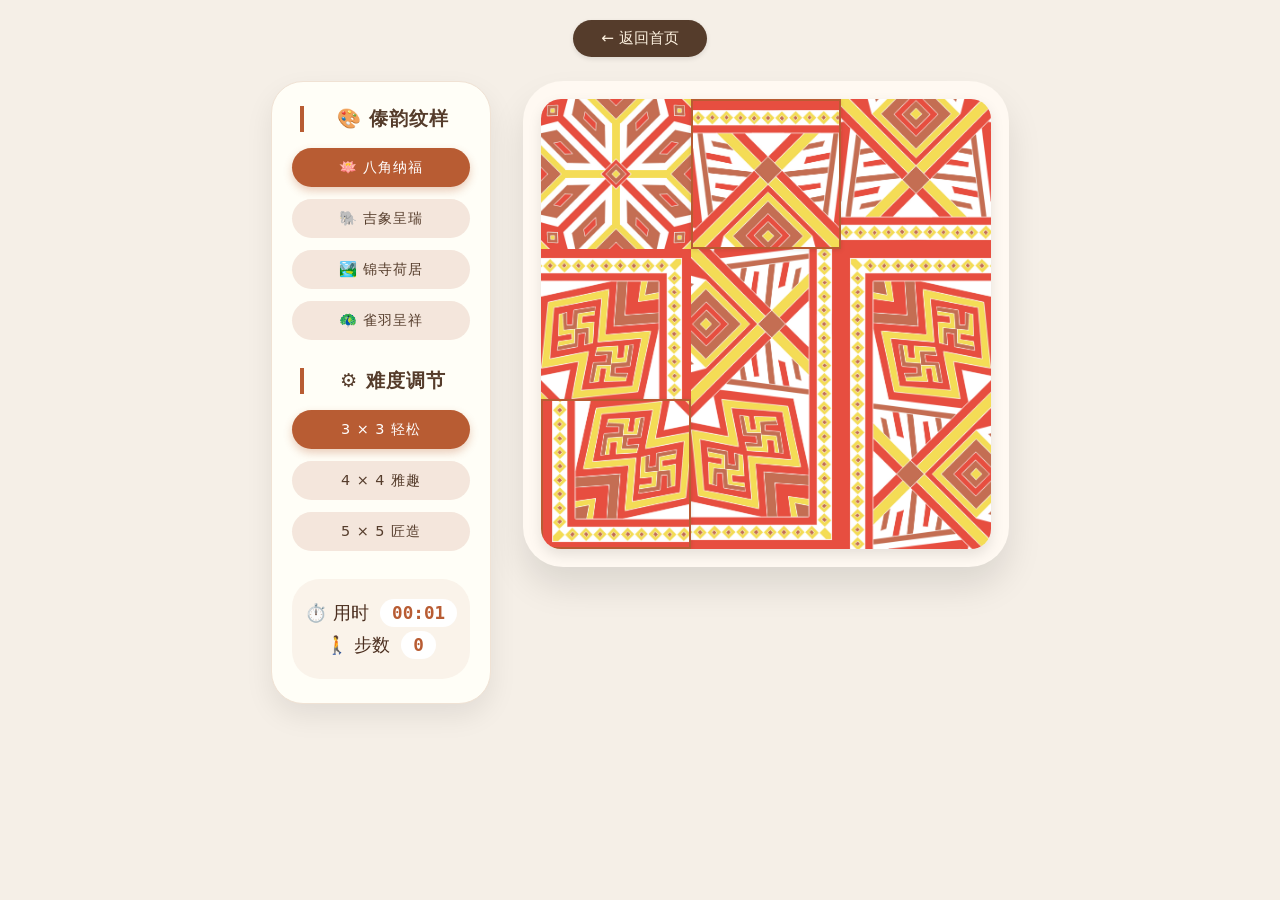
<file: styles.html>
<!DOCTYPE html>
<html lang="zh-CN">
<head>
<meta charset="UTF-8">
<meta name="viewport" content="width=device-width, initial-scale=1.0, user-scalable=no">
<title>傣族织锦纹样拼图游戏 | 纹样灵韵</title>
<style>
    * {
        margin: 0;
        padding: 0;
        box-sizing: border-box;
        font-family: system-ui, 'Segoe UI', 'Microsoft YaHei', 'Noto Sans', sans-serif;
        user-select: none; /* 避免拖拽时选中文字，提升手感 */
    }

    body {
        background: #f5efe7;
        padding: 20px 16px;
        min-height: 100vh;
        display: flex;
        flex-direction: column;
        align-items: center;
    }

    /* 返回首页按钮 */
    .back-home {
        display: inline-block;
        width: fit-content;
        margin-bottom: 24px;
        padding: 8px 28px;
        background: #553c2b;
        color: #fef2e0;
        font-size: 0.95rem;
        text-decoration: none;
        border-radius: 40px;
        transition: all 0.2s ease;
        box-shadow: 0 2px 5px rgba(0,0,0,0.1);
        border: none;
        cursor: pointer;
    }
    .back-home:hover {
        background: #7a4d34;
        transform: translateY(-1px);
    }

    /* 主布局 */
    .main-wrap {
        display: flex;
        justify-content: center;
        align-items: flex-start;
        gap: 32px;
        flex-wrap: wrap;
        max-width: 1250px;
        margin: 0 auto;
    }

    /* 左右控制面板 */
    .ctrl-side {
        background: #fffef7;
        padding: 24px 20px;
        border-radius: 32px;
        box-shadow: 0 12px 28px rgba(0, 0, 0, 0.08);
        width: 220px;
        transition: all 0.2s;
        border: 1px solid #f0e2d4;
    }

    .ctrl-side h4 {
        color: #553c2b;
        font-weight: 600;
        font-size: 1.2rem;
        margin-bottom: 16px;
        text-align: center;
        letter-spacing: 1px;
        border-left: 4px solid #b85c33;
        padding-left: 12px;
        margin-left: 8px;
    }

    .pattern-select, .diff-select {
        display: flex;
        flex-direction: column;
        gap: 12px;
        margin-bottom: 28px;
    }

    .pattern-btn, .diff-btn {
        background: #f4e6dc;
        border: none;
        padding: 10px 12px;
        border-radius: 60px;
        font-size: 0.9rem;
        font-weight: 500;
        color: #553c2b;
        cursor: pointer;
        transition: 0.2s;
        text-align: center;
        letter-spacing: 1px;
    }

    .pattern-btn.active, .diff-btn.active {
        background: #b85c33;
        color: white;
        box-shadow: 0 4px 8px rgba(184, 92, 51, 0.3);
    }

    .pattern-btn:hover, .diff-btn:hover {
        background: #d47c51;
        color: white;
        transform: scale(0.98);
    }

    .status-info {
        text-align: center;
        background: #faf3ea;
        border-radius: 28px;
        padding: 14px 10px;
        margin-top: 8px;
    }
    .status-info div {
        font-size: 1.1rem;
        font-weight: 500;
        color: #4b2e1f;
        margin: 8px 0;
    }
    .status-info span {
        background: white;
        padding: 4px 12px;
        border-radius: 40px;
        font-family: monospace;
        font-weight: bold;
        color: #b85c33;
        margin-left: 6px;
    }

    /* 拼图核心正方形容器 + 特效封装 */
    .puzzle-center {
        background: #fff9f2;
        padding: 18px;
        border-radius: 40px;
        box-shadow: 0 20px 35px rgba(0, 0, 0, 0.1);
        transition: box-shadow 0.2s;
    }

    #puzzle-container {
        display: grid;
        gap: 0;
        margin: 0 auto;
        border-radius: 20px;
        overflow: hidden;
        box-shadow: 0 6px 14px rgba(0, 0, 0, 0.1);
        transition: box-shadow 0.3s, border-color 0.2s;
    }

    /* 胜利时外发光+边框绿色闪烁特效 */
    .win-glow-effect {
        animation: greenPulse 0.6s ease-in-out 3, borderGlow 0.4s ease;
        box-shadow: 0 0 0 4px #2e7d32, 0 0 0 8px rgba(46,125,50,0.3);
        border-radius: 24px;
    }

    @keyframes greenPulse {
        0% { box-shadow: 0 0 0 0 #2e7d32, 0 0 0 4px rgba(46,125,50,0.5); }
        70% { box-shadow: 0 0 0 12px #2e7d32, 0 0 0 18px rgba(46,125,50,0.2); }
        100% { box-shadow: 0 0 0 4px #2e7d32, 0 0 0 8px rgba(46,125,50,0.4); }
    }

    @keyframes borderGlow {
        0% { border-color: #b85c33; }
        50% { border-color: #6fbf4c; }
        100% { border-color: #2e7d32; }
    }

    .puzzle-piece {
        background-repeat: no-repeat;
        cursor: grab;
        transition: filter 0.1s, transform 0.05s linear;
        will-change: background-position;
    }
    .puzzle-piece:active {
        cursor: grabbing;
    }
    .puzzle-piece.correct {
        border: 2px solid #b85c33;
        filter: drop-shadow(0 1px 2px rgba(0,0,0,0.1));
    }

    /* 模态窗 ———— 高级纹样弹窗 */
    .modal {
        display: none;
        position: fixed;
        top: 0; left: 0;
        width: 100%; height: 100%;
        background: rgba(30, 20, 15, 0.65);
        backdrop-filter: blur(4px);
        z-index: 1000;
        justify-content: center;
        align-items: center;
        animation: fadeIn 0.2s;
    }

    @keyframes fadeIn {
        from { opacity: 0; }
        to { opacity: 1; }
    }

    .modal-content {
        background: #fffef9;
        width: 90%;
        max-width: 380px;
        border-radius: 48px;
        padding: 28px 22px 32px;
        text-align: center;
        box-shadow: 0 30px 40px rgba(0, 0, 0, 0.3);
        border: 1px solid #ffe2cc;
        transition: transform 0.2s;
        animation: modalPop 0.3s cubic-bezier(0.2, 0.9, 0.4, 1.1);
    }

    @keyframes modalPop {
        from { transform: scale(0.92); opacity: 0; }
        to { transform: scale(1); opacity: 1; }
    }

    /* 纹样缩略图 (低饱和度+柔光) */
    .pattern-preview {
        width: 110px;
        height: 110px;
        margin: 0 auto 18px;
        border-radius: 32px;
        background-size: cover;
        background-position: center;
        background-repeat: no-repeat;
        filter: saturate(0.6) brightness(1.02);
        box-shadow: 0 6px 14px rgba(0,0,0,0.15);
        border: 2px solid #f0cfb5;
    }

    .modal-content h3 {
        font-size: 1.9rem;
        color: #4b2e1f;
        margin-bottom: 12px;
        font-weight: 700;
        letter-spacing: 1px;
    }

    .meaning-text {
        background: #f9efE6;
        padding: 12px 16px;
        border-radius: 50px;
        color: #8b5a3c;
        font-size: 1rem;
        margin: 18px 0 12px;
        font-weight: 500;
        line-height: 1.4;
    }

    .close-modal {
        background: #b85c33;
        border: none;
        color: white;
        padding: 12px 28px;
        font-size: 1rem;
        font-weight: 600;
        border-radius: 80px;
        margin-top: 12px;
        cursor: pointer;
        transition: 0.2s;
        letter-spacing: 1px;
    }
    .close-modal:hover {
        background: #9b4a2a;
        transform: scale(0.96);
    }

    @media (max-width: 780px) {
        .ctrl-side {
            width: 100%;
            max-width: 400px;
            display: flex;
            flex-wrap: wrap;
            gap: 16px;
            justify-content: center;
        }
        .pattern-select, .diff-select {
            flex-direction: row;
            flex-wrap: wrap;
            justify-content: center;
        }
        .ctrl-side h4 {
            width: 100%;
            text-align: center;
        }
        .main-wrap {
            gap: 20px;
        }
        .puzzle-center {
            padding: 12px;
        }
    }
</style>
</head>
<body>

<a href="index.html" class="back-home">← 返回首页</a>

<div class="main-wrap">
    <!-- 左侧控制区 -->
    <div class="ctrl-side">
        <h4>🎨 傣韵纹样</h4>
        <div class="pattern-select">
            <button class="pattern-btn" data-id="1">🪷 八角纳福</button>
            <button class="pattern-btn" data-id="2">🐘 吉象呈瑞</button>
            <button class="pattern-btn" data-id="3">🏞️ 锦寺荷居</button>
            <button class="pattern-btn" data-id="4">🦚 雀羽呈祥</button>
        </div>

        <h4>⚙️ 难度调节</h4>
        <div class="diff-select">
            <button class="diff-btn" data-level="3">3 × 3 轻松</button>
            <button class="diff-btn" data-level="4">4 × 4 雅趣</button>
            <button class="diff-btn" data-level="5">5 × 5 匠造</button>
        </div>

        <div class="status-info">
            <div>⏱️ 用时 <span id="time">00:00</span></div>
            <div>🚶 步数 <span id="step">0</span></div>
        </div>
    </div>

    <!-- 中间拼图区 (正方形核心) -->
    <div class="puzzle-center" id="puzzleCenterWrap">
        <div id="puzzle-container"></div>
    </div>
</div>

<!-- 定制化纹样完成弹窗（含低饱和度图+寓意） -->
<div class="modal" id="winModal">
    <div class="modal-content">
        <div id="patternPreviewImg" class="pattern-preview"></div>
        <h3 id="patternNameTitle">八角纳福</h3>
        <div class="meaning-text" id="meaningText">八方来财，纳福迎祥</div>
        <button class="close-modal">✨ 继续织锦 ✨</button>
    </div>
</div>

<script>
    (function(){
        // ---------- 纹样配置（包含图片地址，寓意，以及名称）--------
        // 请确保 pattern1.jpg ~ pattern4.jpg 与网页同目录，或更换为有效路径
        // 为了更好的兼容，此处我用本地文件名，也可以替换为在线占位图。
        // 若图片不存在，浏览器会显示破碎，您可替换成实际的图案url。但为了效果，demo确保演示逻辑。
        const patterns = {
            1: { 
                img: 'pattern1.jpg', 
                meaning: '八角纳福：寓意八方来财，纳福迎祥，象征团圆美满。',
                shortName: '八角纳福',
                lowSatPreviewBg: 'pattern1.jpg'  // 实际展示低饱和度通过css filter: saturate(0.6)
            },
            2: { 
                img: 'pattern2.jpg', 
                meaning: '吉象呈瑞：寓意万象更新，吉祥如意，庇佑平安顺遂。',
                shortName: '吉象呈瑞',
                lowSatPreviewBg: 'pattern2.jpg'
            },
            3: { 
                img: 'pattern3.jpg', 
                meaning: '锦寺荷居：寓意平安顺遂，清雅高洁，心归宁静。',
                shortName: '锦寺荷居',
                lowSatPreviewBg: 'pattern3.jpg'
            },
            4: { 
                img: 'pattern4.jpg', 
                meaning: '雀羽呈祥：寓意前程似锦，吉祥安康，展翅高飞。',
                shortName: '雀羽呈祥',
                lowSatPreviewBg: 'pattern4.jpg'
            }
        };

        // DOM 元素
        const puzzleContainer = document.getElementById('puzzle-container');
        const timeText = document.getElementById('time');
        const stepText = document.getElementById('step');
        const winModal = document.getElementById('winModal');
        const meaningTextEl = document.getElementById('meaningText');
        const patternNameTitle = document.getElementById('patternNameTitle');
        const patternPreviewImg = document.getElementById('patternPreviewImg');
        const closeModalBtn = document.querySelector('.close-modal');
        const puzzleCenterWrap = document.getElementById('puzzleCenterWrap'); // 用于特效外框

        let curPatternId = 1;          // 当前纹样id
        let gridNum = 3;               // 当前难度 3/4/5
        let squareTotalSize = 450;     // 正方形总边长(px)
        let steps = 0;
        let timer = null;
        let startTime = 0;
        let dragTarget = null;
        let isGameCompleted = false;    // 防止重复触发特效/弹窗

        // 辅助函数：停止计时器
        function stopTimer() {
            if(timer) {
                clearInterval(timer);
                timer = null;
            }
        }

        // 重置计时与步数
        function resetStats() {
            steps = 0;
            stepText.innerText = steps;
            if(timer) clearInterval(timer);
            startTime = Date.now();
            timer = setInterval(countTime, 1000);
            isGameCompleted = false;   // 新游戏重置胜利标记
            // 移除拼图容器的胜利特效边框
            if(puzzleCenterWrap) puzzleCenterWrap.classList.remove('win-glow-effect');
        }

        // 计时更新
        function countTime() {
            if(isGameCompleted) return; // 如果已经胜利不再更新时间显示，避免微微变动，但是胜利后已clear，不过安全起见
            let elapsed = Math.floor((Date.now() - startTime) / 1000);
            let m = Math.floor(elapsed / 60);
            let s = elapsed % 60;
            timeText.innerText = `${String(m).padStart(2,"0")}:${String(s).padStart(2,"0")}`;
        }

        // 核心：初始化/重置拼图（打乱、重新生成网格）
        function initPuzzle() {
            // 清除胜利模态框残留显示
            winModal.style.display = 'none';
            // 移除特效
            if(puzzleCenterWrap) puzzleCenterWrap.classList.remove('win-glow-effect');
            // 重置胜利标记
            isGameCompleted = false;
            // 重置计时和步数
            stopTimer();
            resetStats();  // 内部重新启动计时器

            // 获取当前图片URL
            let imgUrl = patterns[curPatternId].img;

            // 动态计算每个格子实际宽高 (基于grid 均分)
            let itemSize = squareTotalSize / gridNum;
            // 设置容器grid样式
            puzzleContainer.style.width = squareTotalSize + "px";
            puzzleContainer.style.height = squareTotalSize + "px";
            puzzleContainer.style.gridTemplateColumns = `repeat(${gridNum}, 1fr)`;
            puzzleContainer.style.gridTemplateRows = `repeat(${gridNum}, 1fr)`;

            // 存储每个格子应有的正确背景位置 (rightX, rightY)
            let correctPositions = [];
            let pieceElements = [];

            // 生成所有拼图块（未打乱）
            for(let row = 0; row < gridNum; row++) {
                for(let col = 0; col < gridNum; col++) {
                    const piece = document.createElement('div');
                    piece.className = 'puzzle-piece';
                    // 计算背景偏移量：左偏移 -col*itemSize, 上偏移 -row*itemSize
                    const bgX = -col * itemSize;
                    const bgY = -row * itemSize;
                    piece.style.backgroundImage = `url(${imgUrl})`;
                    piece.style.backgroundSize = `${squareTotalSize}px ${squareTotalSize}px`;
                    piece.style.backgroundPosition = `${bgX}px ${bgY}px`;
                    piece.style.backgroundRepeat = 'no-repeat';
                    
                    // 记录原始正确坐标字符串
                    piece.dataset.rightX = bgX;
                    piece.dataset.rightY = bgY;
                    const correctPos = `${bgX}px ${bgY}px`;
                    correctPositions.push(correctPos);
                    
                    // 拖拽设置
                    piece.draggable = true;
                    piece.addEventListener('dragstart', handleDragStart);
                    piece.addEventListener('dragover', (e) => e.preventDefault());
                    piece.addEventListener('drop', handleDrop);
                    
                    pieceElements.push(piece);
                }
            }

            // Fisher-Yates 随机打乱拼图顺序
            for(let i = pieceElements.length - 1; i > 0; i--) {
                const j = Math.floor(Math.random() * (i + 1));
                [pieceElements[i], pieceElements[j]] = [pieceElements[j], pieceElements[i]];
            }

            // 清空容器并追加打乱的拼图块
            puzzleContainer.innerHTML = '';
            pieceElements.forEach(piece => puzzleContainer.appendChild(piece));
            
            // 保存正确顺序数组到容器，用于校验
            puzzleContainer.correctPosArray = correctPositions;
            
            // 给所有块添加正确/不正确样式初始检测
            checkAllCorrect(false);  // 只刷新样式，不触发胜利弹窗（因为刚开始未完成）
        }

        // 拖拽开始
        function handleDragStart(e) {
            if(isGameCompleted) {
                e.preventDefault();
                return false;
            }
            dragTarget = this;
            e.dataTransfer.effectAllowed = 'move';
        }

        // 拖拽交换
        function handleDrop(e) {
            e.preventDefault();
            if(isGameCompleted) return;
            if(!dragTarget || dragTarget === this) return;
            
            // 交换两个拼图块的 backgroundPosition
            const tempBg = dragTarget.style.backgroundPosition;
            dragTarget.style.backgroundPosition = this.style.backgroundPosition;
            this.style.backgroundPosition = tempBg;
            
            // 增加步数
            steps++;
            stepText.innerText = steps;
            
            // 每次交换后检查是否完成
            checkAllCorrect(true);
        }

        // 检查拼图是否全部归位，根据correctPosArray对比每个块的backgroundPosition
        // showWin: 如果完成就触发胜利特效与弹窗
        function checkAllCorrect(triggerWin = true) {
            const pieces = puzzleContainer.querySelectorAll('.puzzle-piece');
            const correctArray = puzzleContainer.correctPosArray;
            if(!correctArray || pieces.length !== correctArray.length) return false;
            
            let allMatched = true;
            pieces.forEach((piece, idx) => {
                let currentPos = piece.style.backgroundPosition;
                // 不同浏览器可能返回带px或者空格，统一标准化比较: 去除空格并trim对比
                let normalizedCurrent = currentPos.trim().replace(/\s+/g, ' ');
                let normalizedRight = correctArray[idx].trim().replace(/\s+/g, ' ');
                if(normalizedCurrent === normalizedRight) {
                    piece.classList.add('correct');
                } else {
                    piece.classList.remove('correct');
                    allMatched = false;
                }
            });
            
            // 已完成且需要触发胜利事件 && 防止重复触发
            if(allMatched && triggerWin && !isGameCompleted) {
                isGameCompleted = true;
                // 停止计时
                stopTimer();
                // 1. 给拼图外框增加绿色流光特效（最外部边框区域）
                if(puzzleCenterWrap) {
                    puzzleCenterWrap.classList.add('win-glow-effect');
                    // 额外保险：3秒后移除特效动画保持但会保留最终阴影不过不影响下一次游戏
                    setTimeout(() => {
                        if(puzzleCenterWrap && !isGameCompleted === false) {
                            // 如果不重新开始游戏，特效可以保留但下次初始化会移除，无碍
                        }
                    }, 1000);
                }
                // 2. 显示富文本弹窗：低饱和度纹样预览图+对应寓意
                showPatternWinModal();
            }
            return allMatched;
        }
        
        // 显示带纹样低饱和度图片及寓意的弹窗
        function showPatternWinModal() {
            const patternData = patterns[curPatternId];
            if(!patternData) return;
            
            // 设置弹窗文本内容
            patternNameTitle.innerText = patternData.shortName;
            meaningTextEl.innerText = patternData.meaning;
            
            // 设置预览图片背景（低饱和度通过css滤镜实现）
            const previewUrl = patternData.lowSatPreviewBg || patternData.img;
            // 样式上我们已经给 pattern-preview 设置了 filter: saturate(0.6) ，实现低饱和度效果
            patternPreviewImg.style.backgroundImage = `url(${previewUrl})`;
            patternPreviewImg.style.backgroundSize = 'cover';
            patternPreviewImg.style.backgroundPosition = 'center';
            
            // 显示模态框
            winModal.style.display = 'flex';
        }
        
        // 关闭弹窗，无额外动作，但保留拼图完成状态，用户可继续点击新游戏
        function closeModalHandler() {
            winModal.style.display = 'none';
            // 注意：关闭弹窗后，游戏停留在胜利界面（拼图不可交换？为了体验，胜利后不再允许拖动）
            // 但用户如果切换纹样或者难度会自动重置，因此无需额外限制。
        }
        
        // 切换纹样
        function changePattern(patternId) {
            if(isGameCompleted) {
                // 如果当前已经胜利，切换纹样会重新开始，清除标记
            }
            curPatternId = patternId;
            // 重置所有状态并初始化拼图
            initPuzzle();
        }
        
        // 切换难度
        function changeDifficulty(level) {
            gridNum = level;
            // 根据网格数微调整大小 保证视觉舒适: 3x3用450px; 4x4用500px; 5x5用500px
            if(gridNum === 3) squareTotalSize = 450;
            else if(gridNum === 4) squareTotalSize = 500;
            else if(gridNum === 5) squareTotalSize = 520;
            else squareTotalSize = 450;
            initPuzzle();
        }
        
        // 绑定UI事件：纹样按钮
        document.querySelectorAll('.pattern-btn').forEach(btn => {
            btn.addEventListener('click', (e) => {
                const id = parseInt(btn.dataset.id);
                if(isNaN(id)) return;
                // 更新active样式
                document.querySelectorAll('.pattern-btn').forEach(b => b.classList.remove('active'));
                btn.classList.add('active');
                changePattern(id);
            });
        });
        
        // 难度按钮事件
        document.querySelectorAll('.diff-btn').forEach(btn => {
            btn.addEventListener('click', (e) => {
                const level = parseInt(btn.dataset.level);
                if(isNaN(level)) return;
                document.querySelectorAll('.diff-btn').forEach(b => b.classList.remove('active'));
                btn.classList.add('active');
                changeDifficulty(level);
            });
        });
        
        // 关闭弹窗
        if(closeModalBtn) {
            closeModalBtn.addEventListener('click', closeModalHandler);
        }
        // 点击模态背景关闭（可选优雅）
        winModal.addEventListener('click', (e) => {
            if(e.target === winModal) closeModalHandler();
        });
        
        // 为防止默认图片加载失败时影响体验，预先在控制台提醒，但不影响游戏机制
        // 页面启动默认激活第一个纹样按钮和第一个难度
        window.onload = () => {
            // 默认激活样式
            const defaultPattern = document.querySelector('.pattern-btn[data-id="1"]');
            if(defaultPattern) defaultPattern.classList.add('active');
            const defaultDiff = document.querySelector('.diff-btn[data-level="3"]');
            if(defaultDiff) defaultDiff.classList.add('active');
            curPatternId = 1;
            gridNum = 3;
            squareTotalSize = 450;
            initPuzzle();
        };
        
        // 暴露额外清除避免内存问题
    })();
</script>
</body>
</html>
</file>
